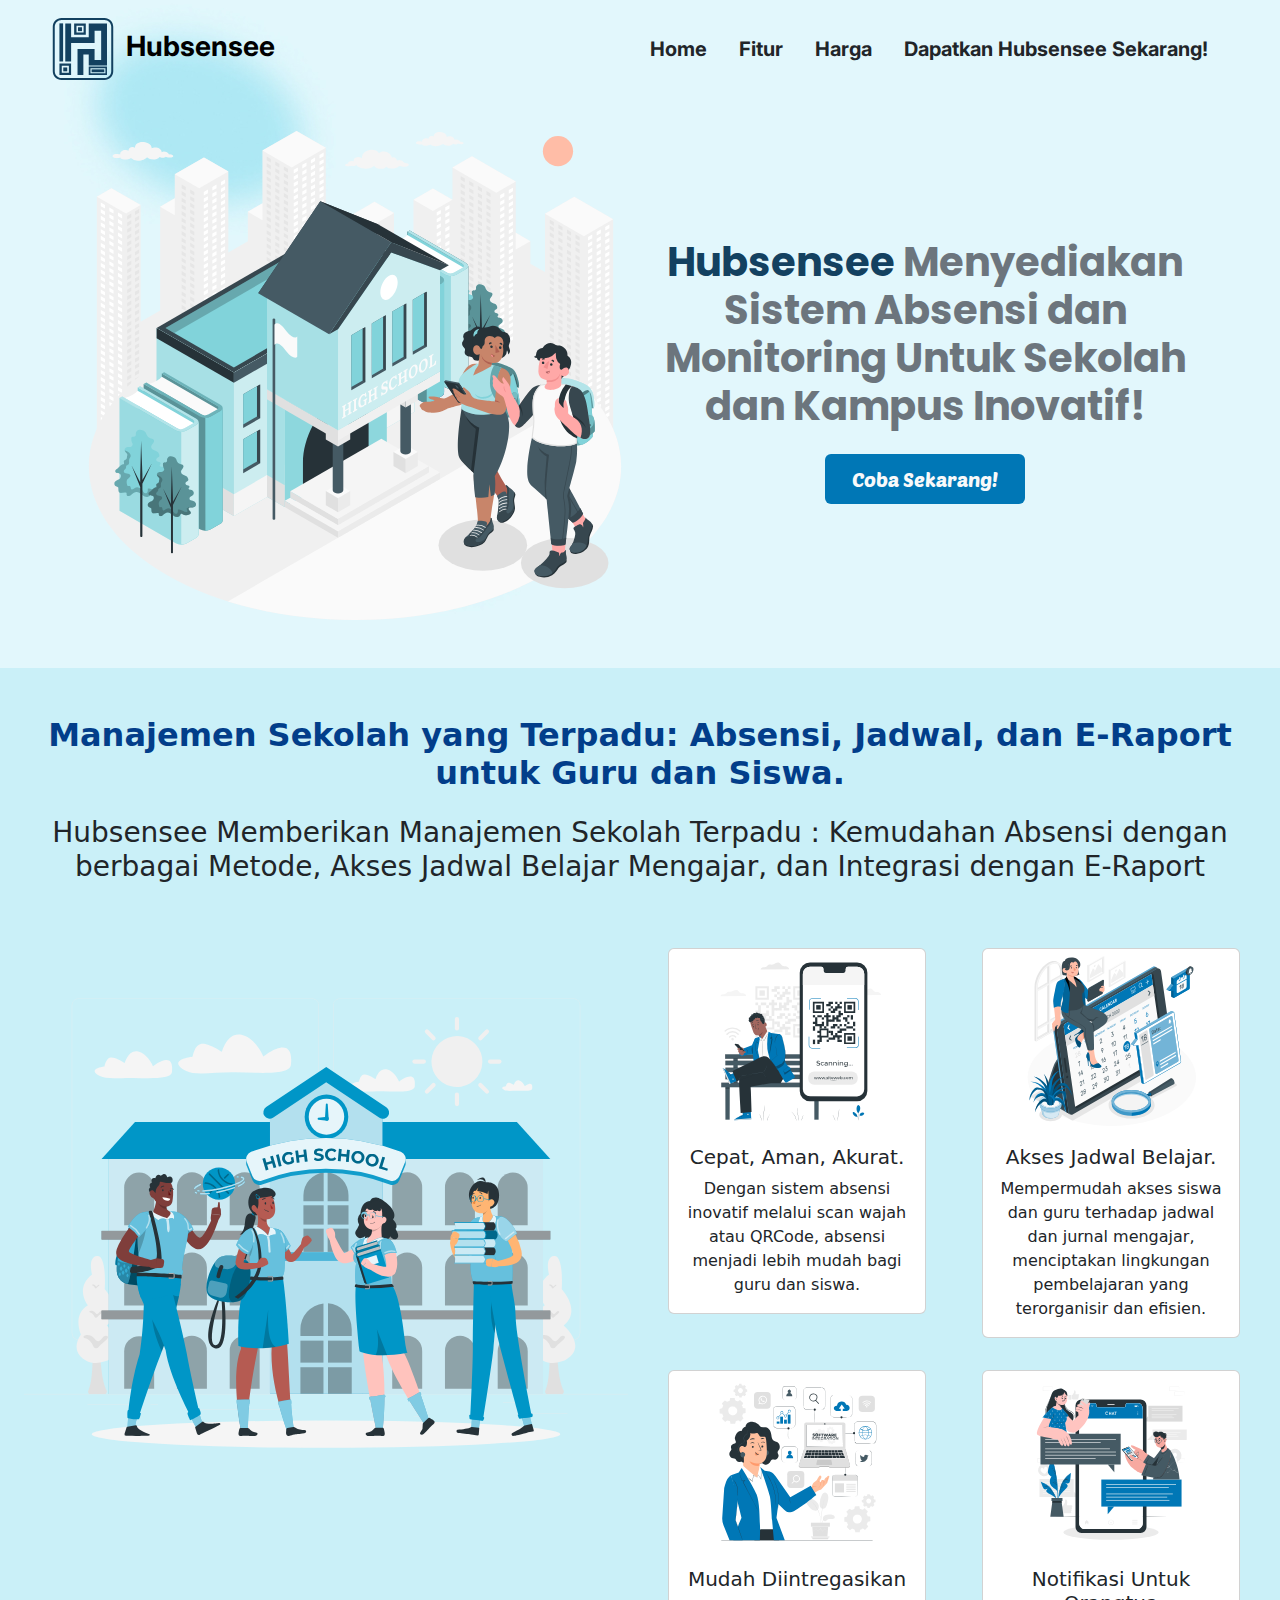
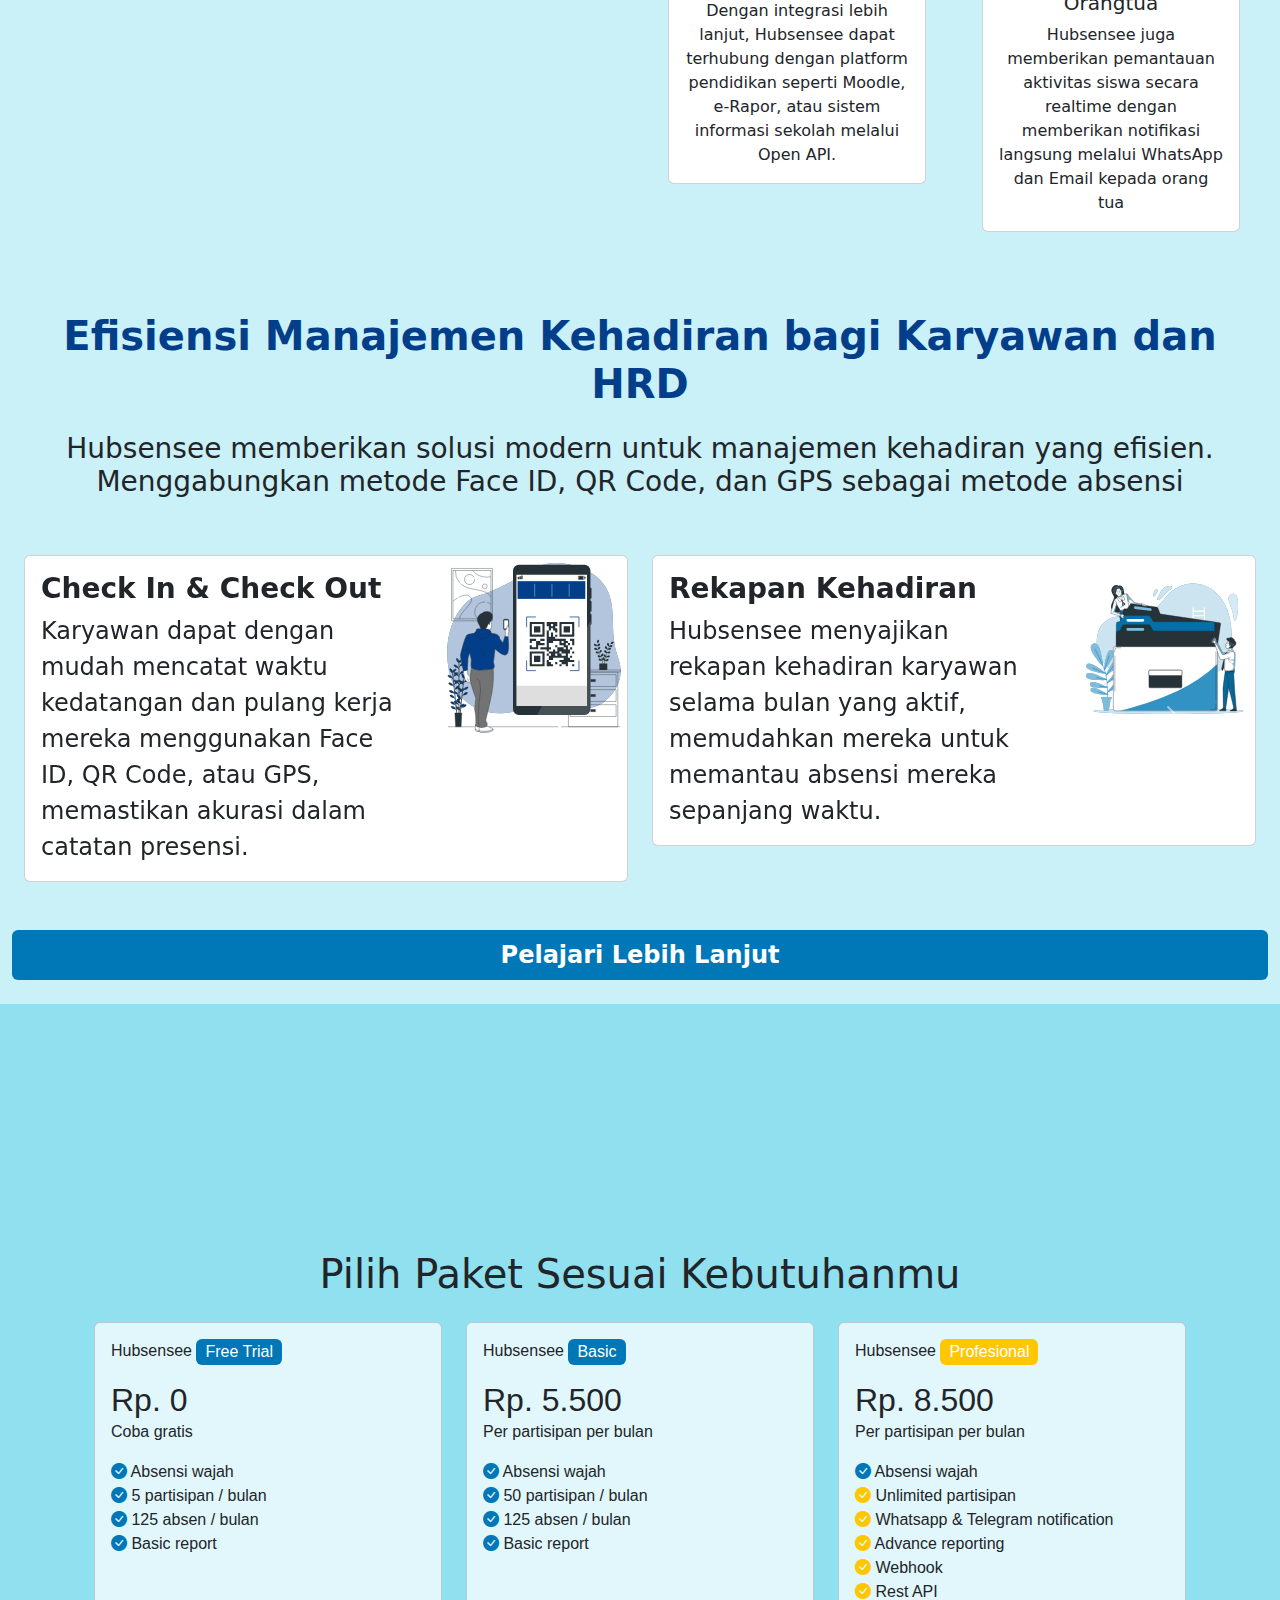
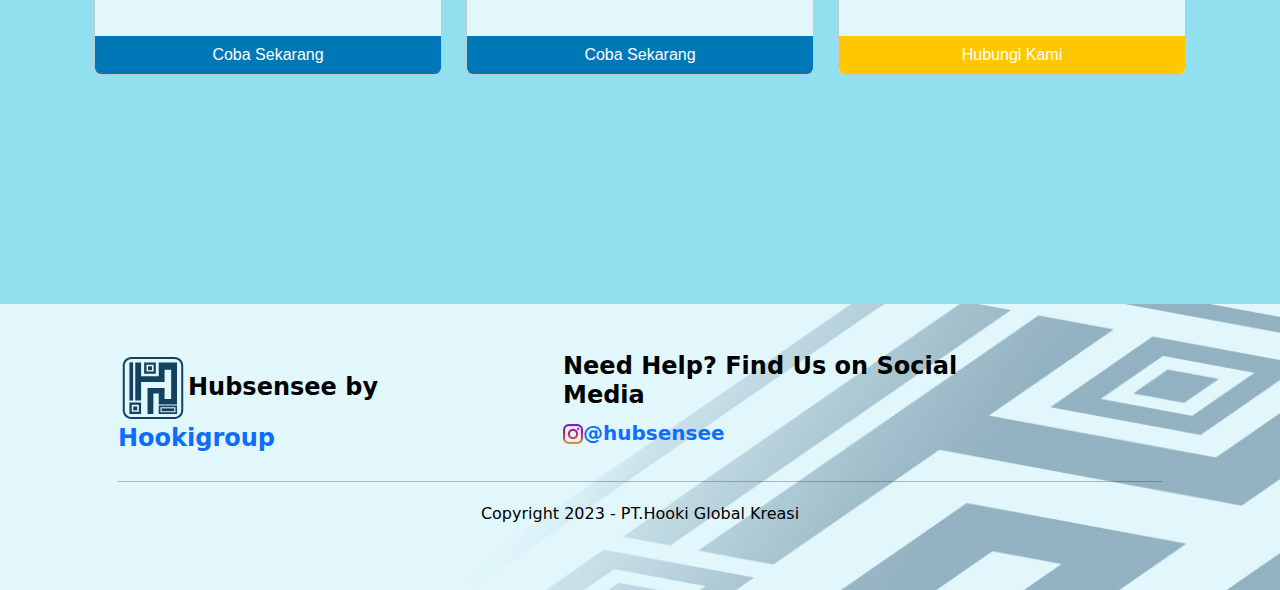
<file: index.html>
<!DOCTYPE html>
<html lang="en">

<head>
  <meta charset="UTF-8">
  <meta name="viewport" content="width=device-width, initial-scale=1.0">
  <title>Hubsensee</title>
  <link href="https://cdn.jsdelivr.net/npm/bootstrap@5.3.2/dist/css/bootstrap.min.css" rel="stylesheet"
    integrity="sha384-T3c6CoIi6uLrA9TneNEoa7RxnatzjcDSCmG1MXxSR1GAsXEV/Dwwykc2MPK8M2HN" crossorigin="anonymous">
  <link rel="stylesheet" href="style.css">
  <link rel="preconnect" href="https://fonts.googleapis.com">
  <link rel="preconnect" href="https://fonts.gstatic.com" crossorigin>
  <link href="https://fonts.googleapis.com/css2?family=Inter:wght@400;600;700&display=swap" rel="stylesheet">
  <!-- Bootstrap link -->
  <link rel="stylesheet" href="https://cdn.jsdelivr.net/npm/bootstrap@5.3.2/dist/css/bootstrap.min.css">
  <link rel="stylesheet" href="https://cdn.jsdelivr.net/npm/bootstrap-icons@1.11.2/font/bootstrap-icons.min.css">

  <!-- Poppins Font -->
  <link rel="preconnect" href="https://fonts.googleapis.com">
  <link rel="preconnect" href="https://fonts.gstatic.com" crossorigin>
  <link href="https://fonts.googleapis.com/css2?family=Poppins:wght@300;400;500;600;700;800&display=swap" rel="stylesheet">
</head>

<body>
  <nav class="navbar navbar-expand-lg">
    <div class="container-fluid ps-5 pe-5">
      <a class="navbar-brand fw-bold fs-3" href="#"><img src="img/logo_hubsensee-ec9879fc.svg" id="logo-navbar"
          class="me-2">Hubsensee</a>
      <button class="navbar-toggler" type="button" data-bs-toggle="collapse" data-bs-target="#navbarNavAltMarkup"
        aria-controls="navbarNavAltMarkup" aria-expanded="false" aria-label="Toggle navigation">
        <span class="navbar-toggler-icon"></span>
      </button>
      <div class="collapse navbar-collapse" id="navbarNavAltMarkup">
        <div class="navbar-nav ms-auto fw-bold fs-5">
          <a class="nav-link text-dark" href="#home">Home</a>
          <a class="nav-link text-dark mx-3" href="#fitur">Fitur</a>
          <a class="nav-link text-dark" href="#harga">Harga</a>
          <a class="nav-link text-dark mx-3" href="#">Dapatkan Hubsensee Sekarang!</a>
        </div>
      </div>
    </div>
  </nav>

  <div class="container text-center" id="home">
    <div class="row align-items-center">
      <div class="col">
        <img src="img/High School-amico.svg" alt="">
      </div>
      <div class="col">
        <h1 class="content-kanan text-center text-secondary fs-1 fw-bold"><span>Hubsensee</span> Menyediakan Sistem Absensi dan
          Monitoring Untuk Sekolah dan Kampus Inovatif!</h1>
        <button type="button" class="btn text-light mt-3 fs-5" id="btn-coba-sekarang">Coba Sekarang!</button>
      </div>
    </div>
  </div>



  <!-- Fitur -->
  <div class="container-fluid mt-4 p-4" style="background-color: #CAF0F8;" id="fitur">
    <h2 class="text-center text-wrap fw-bold m-auto mt-4" style="color: #023E8A; ">Manajemen Sekolah yang Terpadu:
      Absensi, Jadwal, dan E-Raport untuk Guru dan Siswa.</h2>
      <h3 class="text-center text-wrap m-auto mt-4 "">
        Hubsensee Memberikan Manajemen Sekolah Terpadu : Kemudahan Absensi dengan berbagai Metode, Akses Jadwal Belajar Mengajar, dan Integrasi dengan E-Raport
      </h3>


      <div class="row mt-5 mb-5">
        <!-- Column Kiri dengan Gambar -->
        <div class="col-md-6">
          <img src="img/school.svg" class="img-fluid" alt="Gambar">
        </div>
    
        <!-- Column Kanan dengan 4 Card Horizontal -->
        <div class="col-md-6">
          <!-- Baris Pertama Card -->
          <div class="row mb-3">

            <!-- Card 1 -->
            <div class="col-md-6">
              <div class="card text-center justify-content-center align-items-center rounded m-3">
                <img src="img/qr-school.svg" class="" alt="Gambar Card 1" width="180px">
                <div class="card-body">
                  <h5 class="card-title">Cepat, Aman, Akurat.</h5>
                  <p class="card-text">Dengan sistem absensi inovatif melalui scan wajah atau QRCode, absensi menjadi lebih mudah bagi guru dan siswa.</p>
                </div>
              </div>
            </div>
            <!-- Card 2 -->
            <div class="col-md-6">
              <div class="card text-center justify-content-center align-items-center rounded m-3">
                <img src="img/schedule.svg" class="" alt="Gambar Card 1" width="180px">
                <div class="card-body">
                  <h5 class="card-title">Akses Jadwal Belajar.</h5>
                  <p class="card-text">Mempermudah akses siswa dan guru terhadap jadwal dan jurnal mengajar, menciptakan lingkungan pembelajaran yang terorganisir dan efisien.</p>
                </div>
              </div>
            </div>
            <!-- Card 3 -->
            <div class="col-md-6">
              <div class="card text-center justify-content-center align-items-center rounded m-3">
                <img src="img/integration.svg" class="" alt="Gambar Card 1" width="180px">
                <div class="card-body">
                  <h5 class="card-title">Mudah Diintregasikan</h5>
                  <p class="card-text">
                    Dengan integrasi lebih lanjut, Hubsensee dapat terhubung dengan platform pendidikan seperti Moodle, e-Rapor, atau sistem informasi sekolah melalui Open API.</p>
                </div>
              </div>
            </div>
            <!-- Card 4 -->
            <div class="col-md-6">
              <div class="card text-center justify-content-center align-items-center rounded m-3">
                <img src="img/message.svg" class="" alt="Gambar Card 1" width="180px">
                <div class="card-body">
                  <h5 class="card-title">Notifikasi Untuk Orangtua</h5>
                  <p class="card-text">Hubsensee juga memberikan pemantauan aktivitas siswa secara realtime dengan memberikan notifikasi langsung melalui WhatsApp dan Email kepada orang tua </p>
                </div>
              </div>
            </div>


          
        </div>
      </div>

  </div>


  <div class="row mt-5 mb-5">
    <h1 class="text-center fw-bold" style="color: #023E8A;">Efisiensi Manajemen Kehadiran bagi Karyawan dan HRD</h1>
    <h3 class="text-center mt-3">Hubsensee memberikan solusi modern untuk manajemen kehadiran yang efisien. Menggabungkan metode Face ID, QR Code, dan GPS sebagai metode absensi</h3>

    <div id="carouselExample" class="carousel slide mt-5">
      <div class="carousel-inner">

        <div class="carousel-item active">
          <div class="row">
            <div class="col-md-6 col-sm-6">
              <div class="card">
              <div class="row">
                <div class="col-md-8 col-sm-8 col-12">
                <div class="card-body">
                  <h5 class="card-title fs-3 fw-bold">Check In & Check Out</h5>
                  <p class="card-text fs-4">
                    Karyawan dapat dengan mudah mencatat waktu kedatangan dan pulang kerja mereka menggunakan Face ID, QR Code, atau GPS, memastikan akurasi dalam catatan presensi.</p>
                </div>
                </div>
                <div class="col-md-4 col-sm-4">
                <img src="img/qr office.svg" class="img-fluid rounded-start" alt="Card title">
                </div>
              </div>
              </div>
            </div>

            <div class="col-md-6 col-sm-6">
              <div class="card">
                <div class="row">
                  <div class="col-md-8 col-sm-8">
                  <div class="card-body">
                    <h5 class="card-title fs-3 fw-bold">Rekapan Kehadiran</h5>
                    <p class="card-text fs-4">Hubsensee menyajikan rekapan kehadiran karyawan selama bulan yang aktif, memudahkan mereka untuk memantau absensi mereka sepanjang waktu.</p>
                  </div>
                  </div>
                  <div class="col-md-4 col-sm-4">
                  <img src="img/archive.svg" class="img-fluid rounded-start" alt="Card title">
                  </div>
                </div>
                </div>
            </div>
       </div>

       </div>

        <div class="carousel-item">

          <div class="row">
            <div class="col-md-6 col-sm-6">
              <div class="card">
              <div class="row">
                <div class="col-md-8 col-sm-8">
                <div class="card-body">
                  <h5 class="card-title fs-3 fw-bold">Perhitungan Salary</h5>
                  <p class="card-text fs-4">
                    Fitur akunting memungkinkan karyawan untuk melihat perhitungan gaji mereka berdasarkan data presensi yang akurat, menghindari kebingungan terkait pembayaran.</p>
                </div>
                </div>
                <div class="col-md-4 col-sm-4">
                <img src="img/calculate.svg" class="img-fluid rounded-start" alt="Card title">
                </div>
              </div>
              </div>
            </div>

            <div class="col-md-6 col-sm-6">
              <div class="card">
                <div class="row">
                  <div class="col-md-8 col-sm-8">
                  <div class="card-body">
                    <h5 class="card-title fs-3 fw-bold">Pengajuan Cuti</h5>
                    <p class="card-text fs-4">
                      Karyawan dapat dengan mudah mengisi formulir pengajuan cuti melalui Hubsensee, sehingga karyawan dipermudah dalam pengelolaan jadwal cuti mereka.</p>
                  </div>
                  </div>
                  <div class="col-md-4 col-sm-4">
                  <img src="img/form.svg" class="img-fluid rounded-start mt-5" alt="Card title" >
                  </div>
                </div>
                </div>
            </div>
       </div>

        </div>


        <div class="carousel-item">
          <div class="row">
            <div class="col-md-6 col-sm-6">
              <div class="card">
              <div class="row">
                <div class="col-md-8 col-sm-8">
                <div class="card-body">
                  <h5 class="card-title fs-3 fw-bold">Validasi Cuti oleh HRD</h5>
                  <p class="card-text fs-4">
                    Proses pengajuan cuti lebih transparan dengan kemampuan menerima validasi dari HRD, memastikan karyawan dan perusahaan memiliki pemahaman yang jelas tentang rencana cuti.</p>
                </div>
                </div>
                <div class="col-md-4 col-sm-4">
                <img src="img/verifed.svg" class="img-fluid rounded-start" alt="Card title">
                </div>
              </div>
              </div>
            </div>

       </div>
        </div>
      </div>



      <button class="carousel-control-prev" type="button" data-bs-target="#carouselExample" data-bs-slide="prev">
        <span class="carousel-control-prev-icon" aria-hidden="true"></span>
        <span class="visually-hidden bg-dark">Previous</span>
      </button>
      <button class="carousel-control-next" type="button" data-bs-target="#carouselExample" data-bs-slide="next">
        <span class="carousel-control-next-icon" aria-hidden="true"></span>
        <span class="visually-hidden">Next</span>
      </button>
    </div>


  </div>
  <div class="row">
    <a href="/fitur.html" class="btn text-center fw-bold fs-4 text-white" style="background-color: #0077B6;">Pelajari Lebih Lanjut</a>
  </div>
  </div>



  <!-- Paket page -->
  <div class="pt-3 container-fluid min-vh-100 d-flex flex-column justify-content-center align-items-center"
    style="background-color: #90E0EF;" id="harga">
    <h1 class="mb-4 text-center">Pilih Paket Sesuai Kebutuhanmu</h1>
    <div class="row container" style="font-family: 'Rubik', sans-serif;">
      <div class="col-12 col-sm-6 mb-3 mb-lg-0 col-lg-4">
        <div class="card h-100" style="background-color: #E1F7FC;">
          <div class="card-body">
            <div class="mb-3">Hubsensee <div class="btn text-white p-0 ps-2 pe-2" style="background-color: #0077B6;">
                Free Trial</div>
            </div>
            <h2 class="card-title mb-0">Rp. 0</h2>
            <p>Coba gratis</p>
            <ul class="list-unstyled p-0">
              <li><i class="bi bi-check-circle-fill" style="color: #0077B6;"></i> Absensi wajah</li>
              <li><i class="bi bi-check-circle-fill" style="color: #0077B6;"></i> 5 partisipan / bulan</li>
              <li><i class="bi bi-check-circle-fill" style="color: #0077B6;"></i> 125 absen / bulan</li>
              <li><i class="bi bi-check-circle-fill" style="color: #0077B6;"></i> Basic report</li>
            </ul>
          </div>
          <a href="detail-paket.html" class="btn rounded-top-0 text-white" style="background-color: #0077B6;">Coba
            Sekarang</a>
        </div>
      </div>
      <div class="col-12 col-sm-6 mb-3 mb-lg-0 col-lg-4">
        <div class="card h-100" style="background-color: #E1F7FC;">
          <div class="card-body">
            <div class="mb-3">Hubsensee <div class="btn text-white p-0 ps-2 pe-2" style="background-color: #0077B6;">
                Basic</div>
            </div>
            <h2 class="card-title mb-0">Rp. 5.500</h2>
            <p>Per partisipan per bulan</p>
            <ul class="list-unstyled p-0">
              <li><i class="bi bi-check-circle-fill" style="color: #0077B6;"></i> Absensi wajah</li>
              <li><i class="bi bi-check-circle-fill" style="color: #0077B6;"></i> 50 partisipan / bulan</li>
              <li><i class="bi bi-check-circle-fill" style="color: #0077B6;"></i> 125 absen / bulan</li>
              <li><i class="bi bi-check-circle-fill" style="color: #0077B6;"></i> Basic report</li>
            </ul>
          </div>
          <a href="detail-paket.html" class="btn rounded-top-0 text-white" style="background-color: #0077B6;">Coba
            Sekarang</a>
        </div>
      </div>
      <div class="col-12 col-sm-6 mb-3 mb-lg-0 col-lg-4">
        <div class="card" style="background-color: #E1F7FC;">
          <div class="card-body">
            <div class="mb-3">Hubsensee <div class="btn text-white p-0 ps-2 pe-2" style="background-color: #FFC700;">
                Profesional</div>
            </div>
            <h2 class="card-title mb-0">Rp. 8.500</h2>
            <p>Per partisipan per bulan</p>
            <ul class="list-unstyled p-0">
              <li><i class="bi bi-check-circle-fill" style="color: #0077B6;"></i> Absensi wajah</li>
              <li><i class="bi bi-check-circle-fill" style="color: #FFC700;"></i> Unlimited partisipan</li>
              <li><i class="bi bi-check-circle-fill" style="color: #FFC700;"></i> Whatsapp & Telegram notification</li>
              <li><i class="bi bi-check-circle-fill" style="color: #FFC700;"></i> Advance reporting</li>
              <li><i class="bi bi-check-circle-fill" style="color: #FFC700;"></i> Webhook</li>
              <li><i class="bi bi-check-circle-fill" style="color: #FFC700;"></i> Rest API</li>
            </ul>
          </div>
          <a href="https://wa.me/62895375832055" class="btn rounded-top-0 text-white"
            style="background-color: #FFC700;">Hubungi Kami</a>
        </div>
      </div>
    </div>
  </div>


  <!-- ------------------------- footer -------------------------------- -->
  <div class="footer">
    <div class="container p-5">
        <div class="row">
          <div class="col-lg-5">
            <h4 class="text-black fw-bolder"><img src="img/logo_hubsensee-ec9879fc.svg" id="logo-navbar">Hubsensee by <a href="#" class="text-decoration-none">Hookigroup</a></h4>
          </div>
          <div class="col-lg-5">
            <h4 class="text-black fw-bolder">Need Help? Find Us on Social Media</h4>
            <a href="" class="fw-bolder text-decoration-none fs-5"><img src="img/instagram.png" id="instagram">@hubsensee</a>
          </div>
        </div>
        <hr class="bg-black">
        <p class="copyright text-black">Copyright 2023 - PT.Hooki Global Kreasi</p>
    </div>
  </div>


  <script src="https://cdn.jsdelivr.net/npm/@popperjs/core@2.11.8/dist/umd/popper.min.js" integrity="sha384-I7E8VVD/ismYTF4hNIPjVp/Zjvgyol6VFvRkX/vR+Vc4jQkC+hVqc2pM8ODewa9r" crossorigin="anonymous"></script>
  <script src="https://cdn.jsdelivr.net/npm/bootstrap@5.3.2/dist/js/bootstrap.min.js" integrity="sha384-BBtl+eGJRgqQAUMxJ7pMwbEyER4l1g+O15P+16Ep7Q9Q+zqX6gSbd85u4mG4QzX+" crossorigin="anonymous"></script>


  
</body>

</html>
</file>
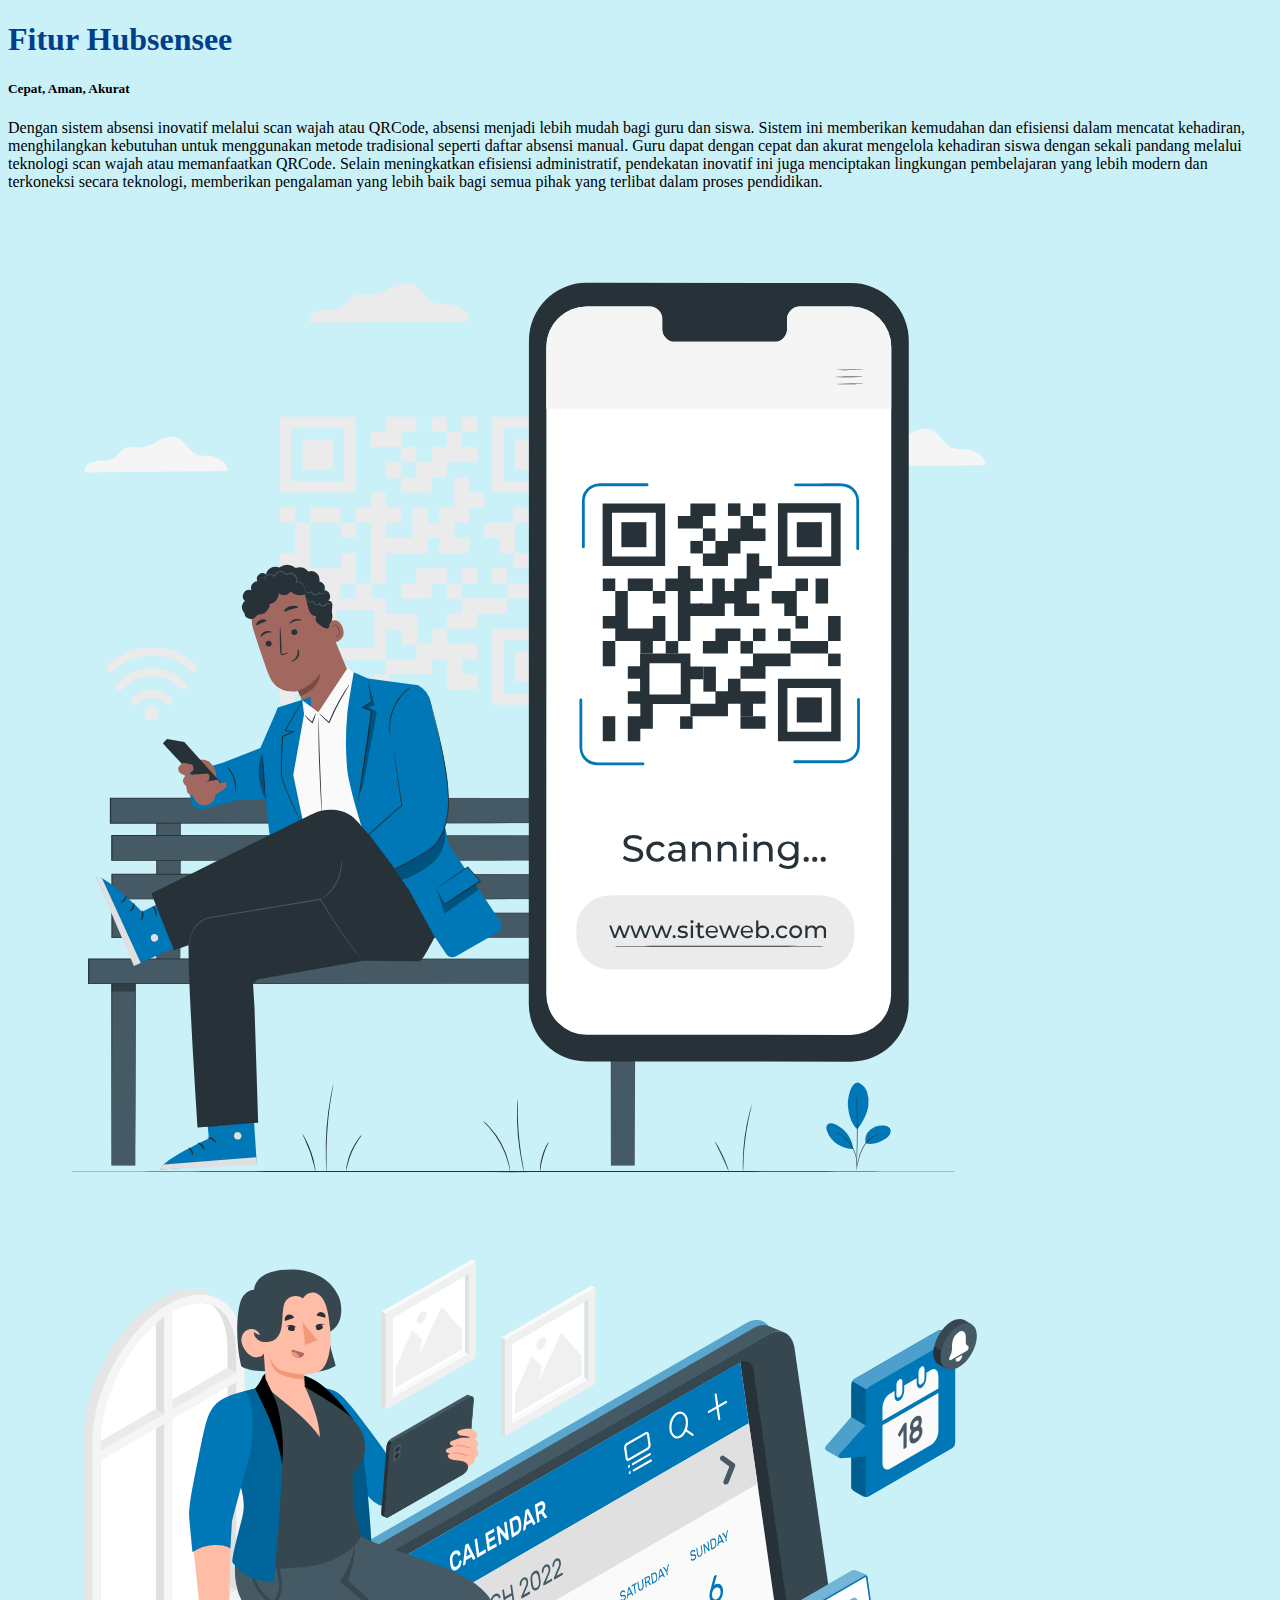
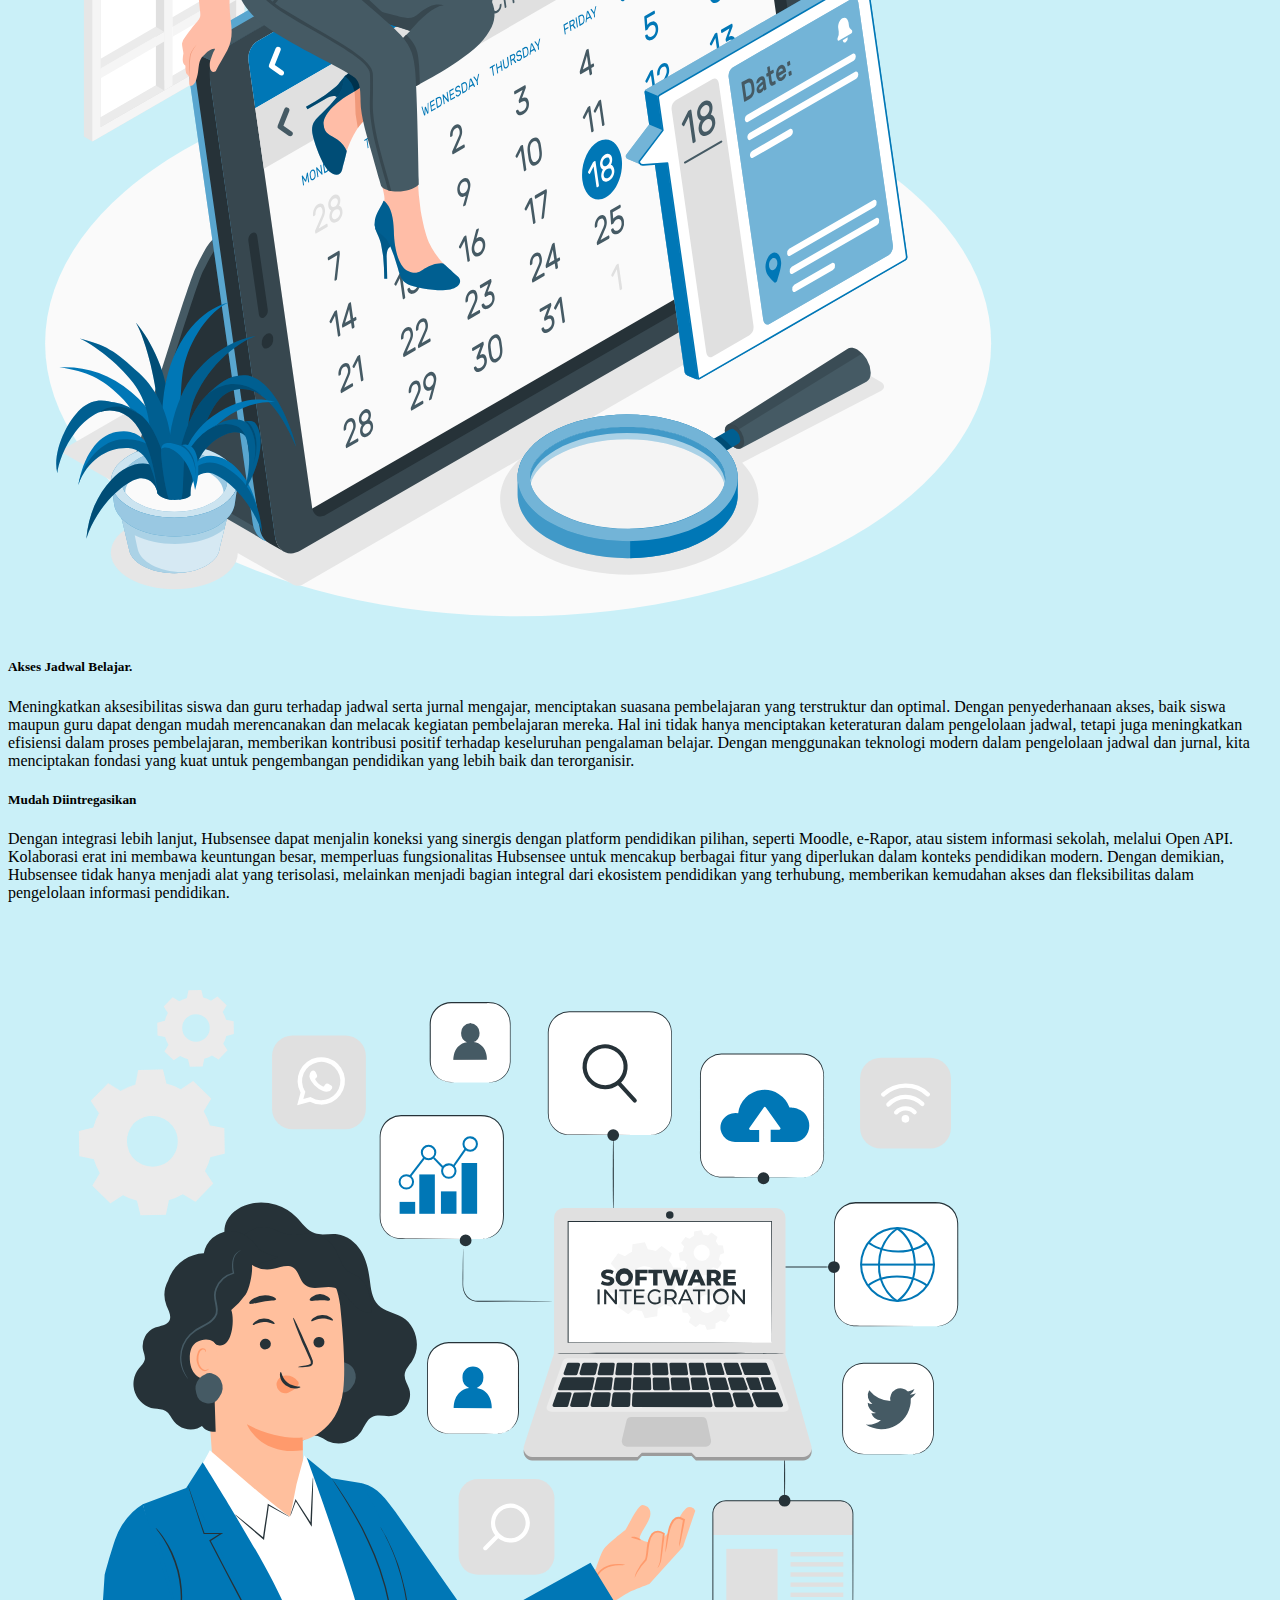
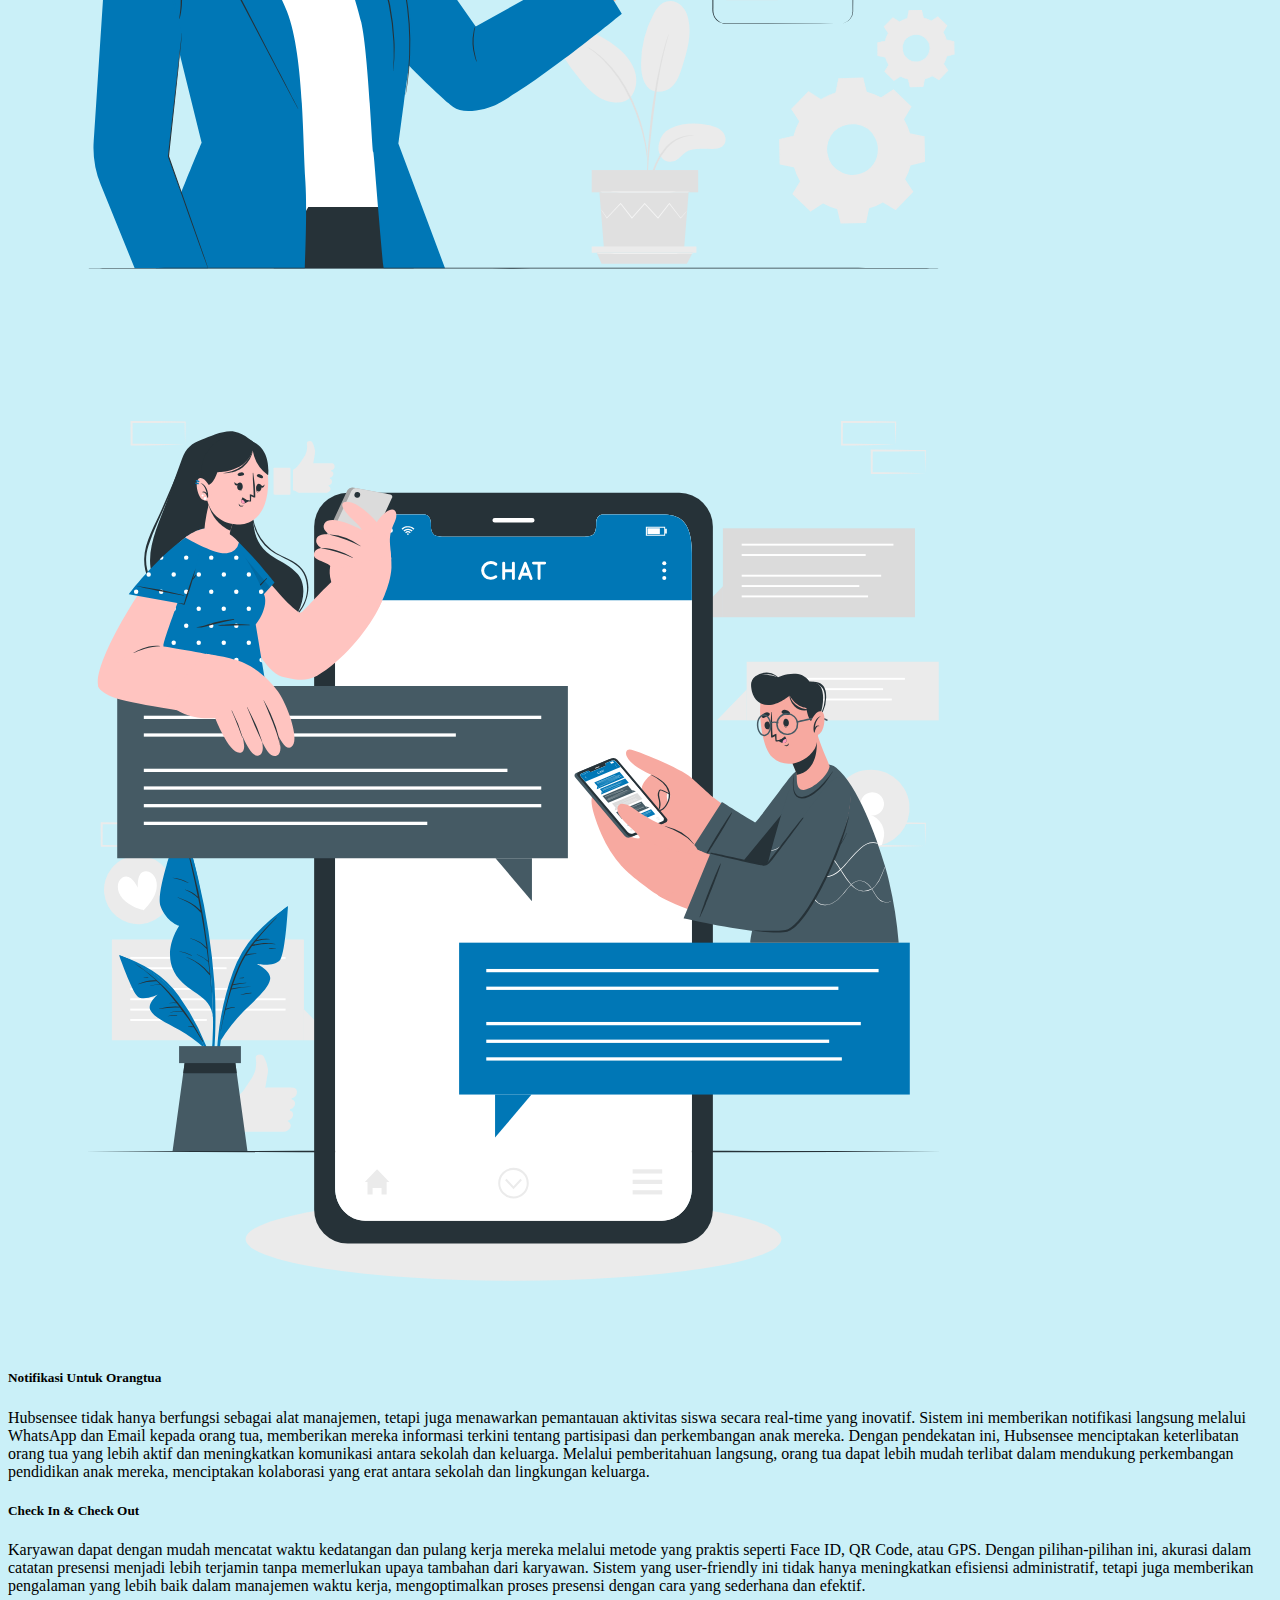
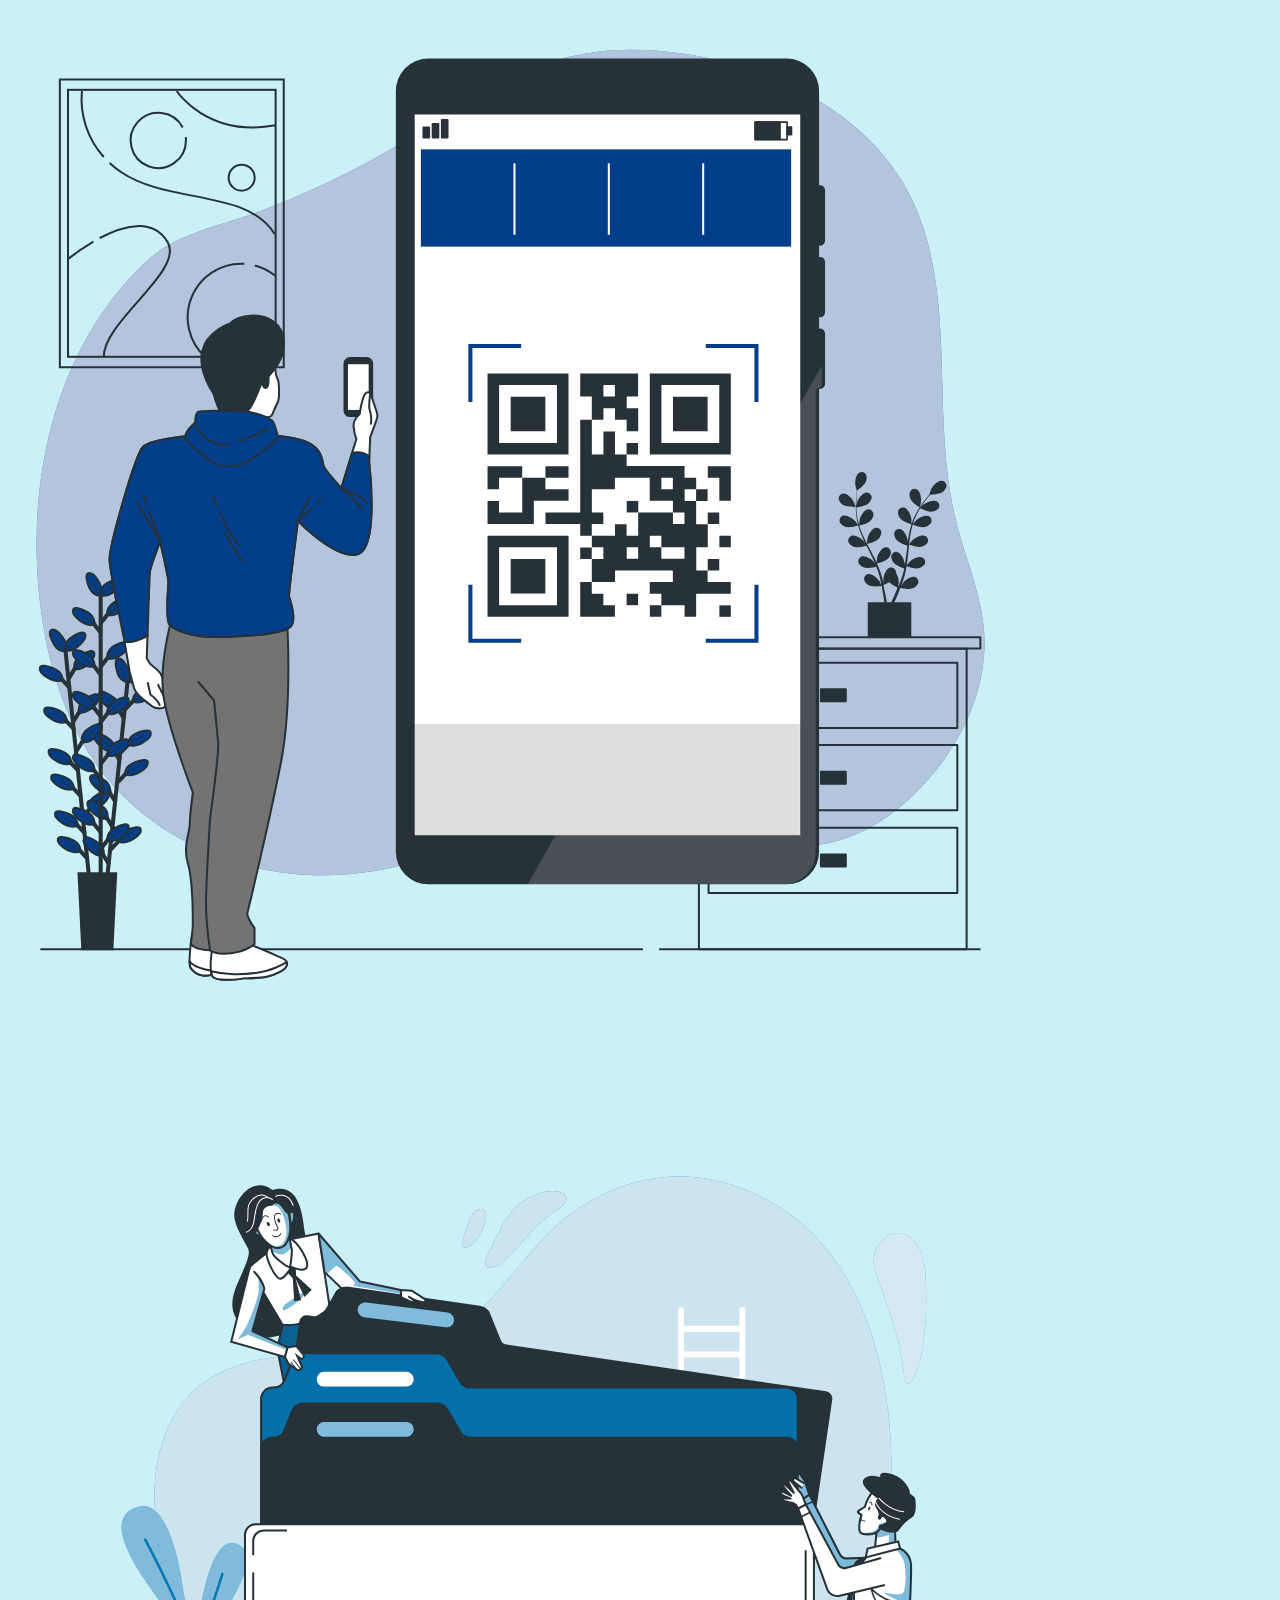
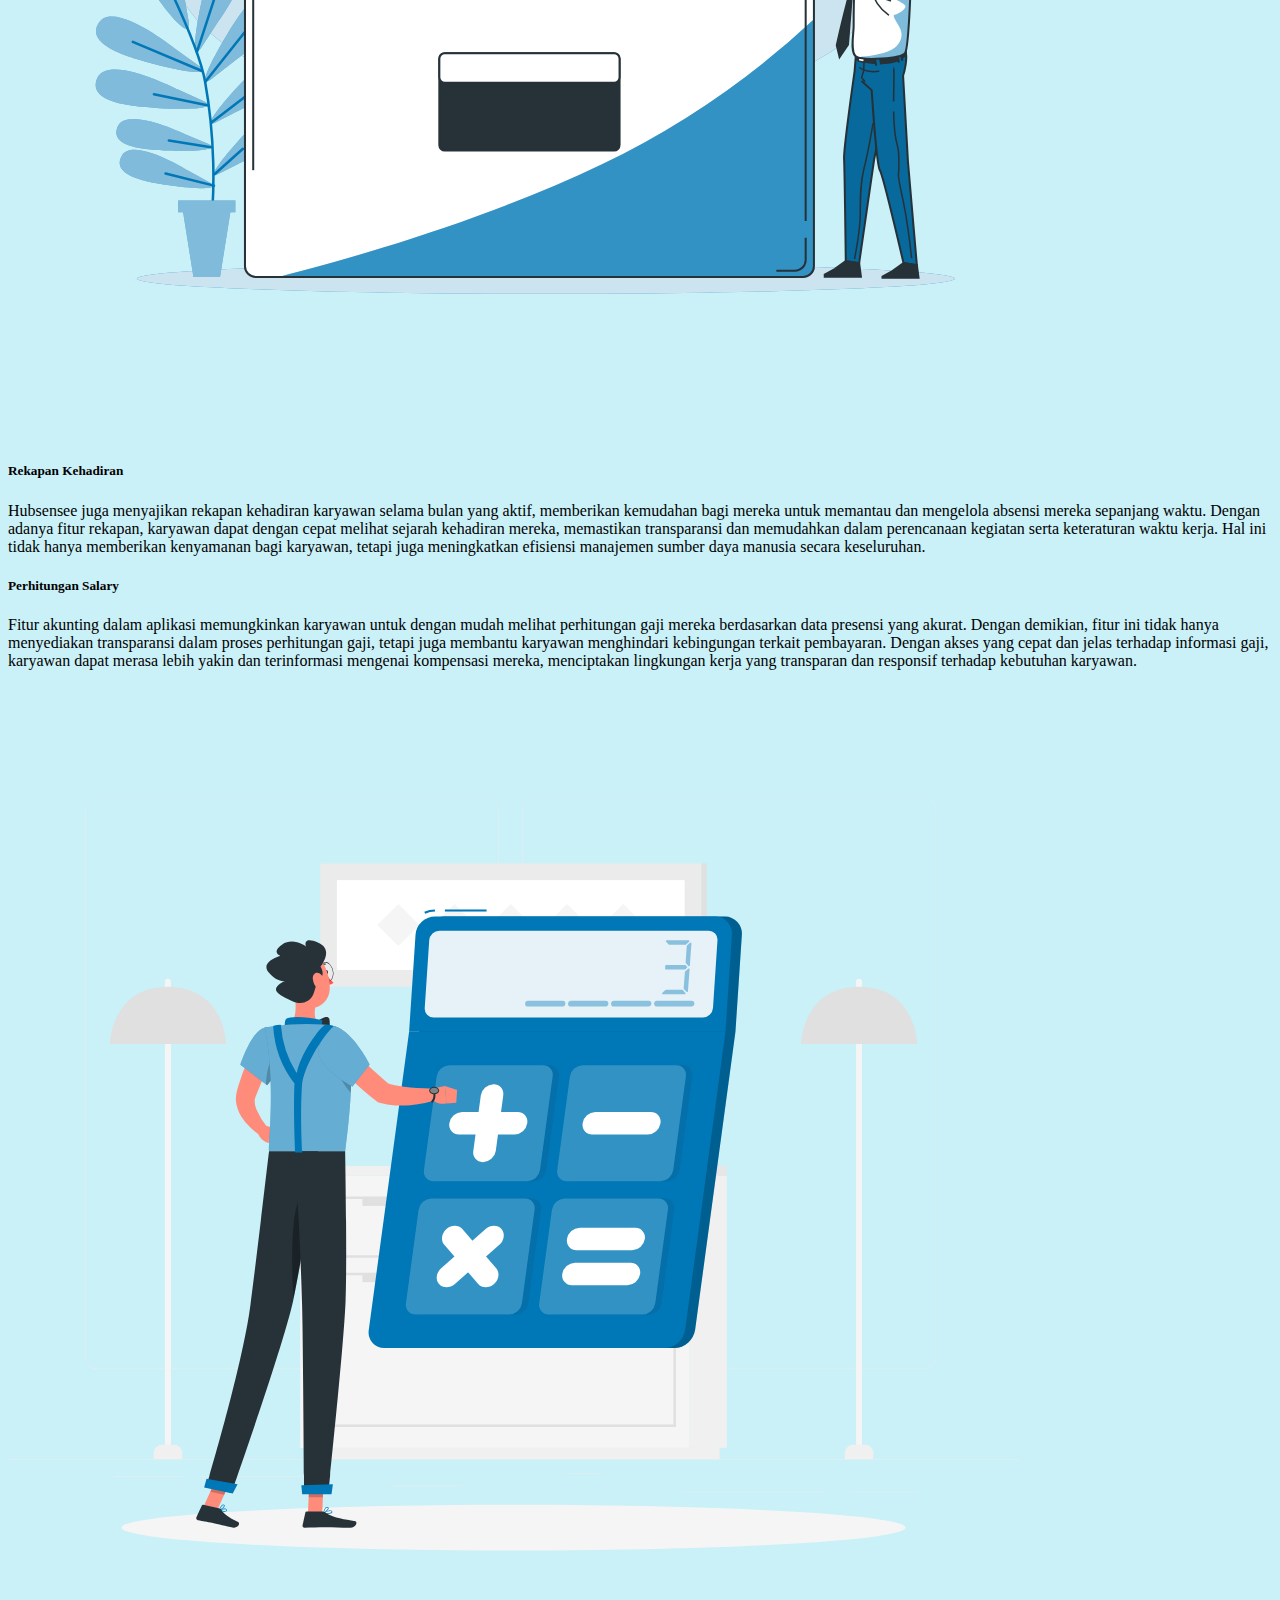
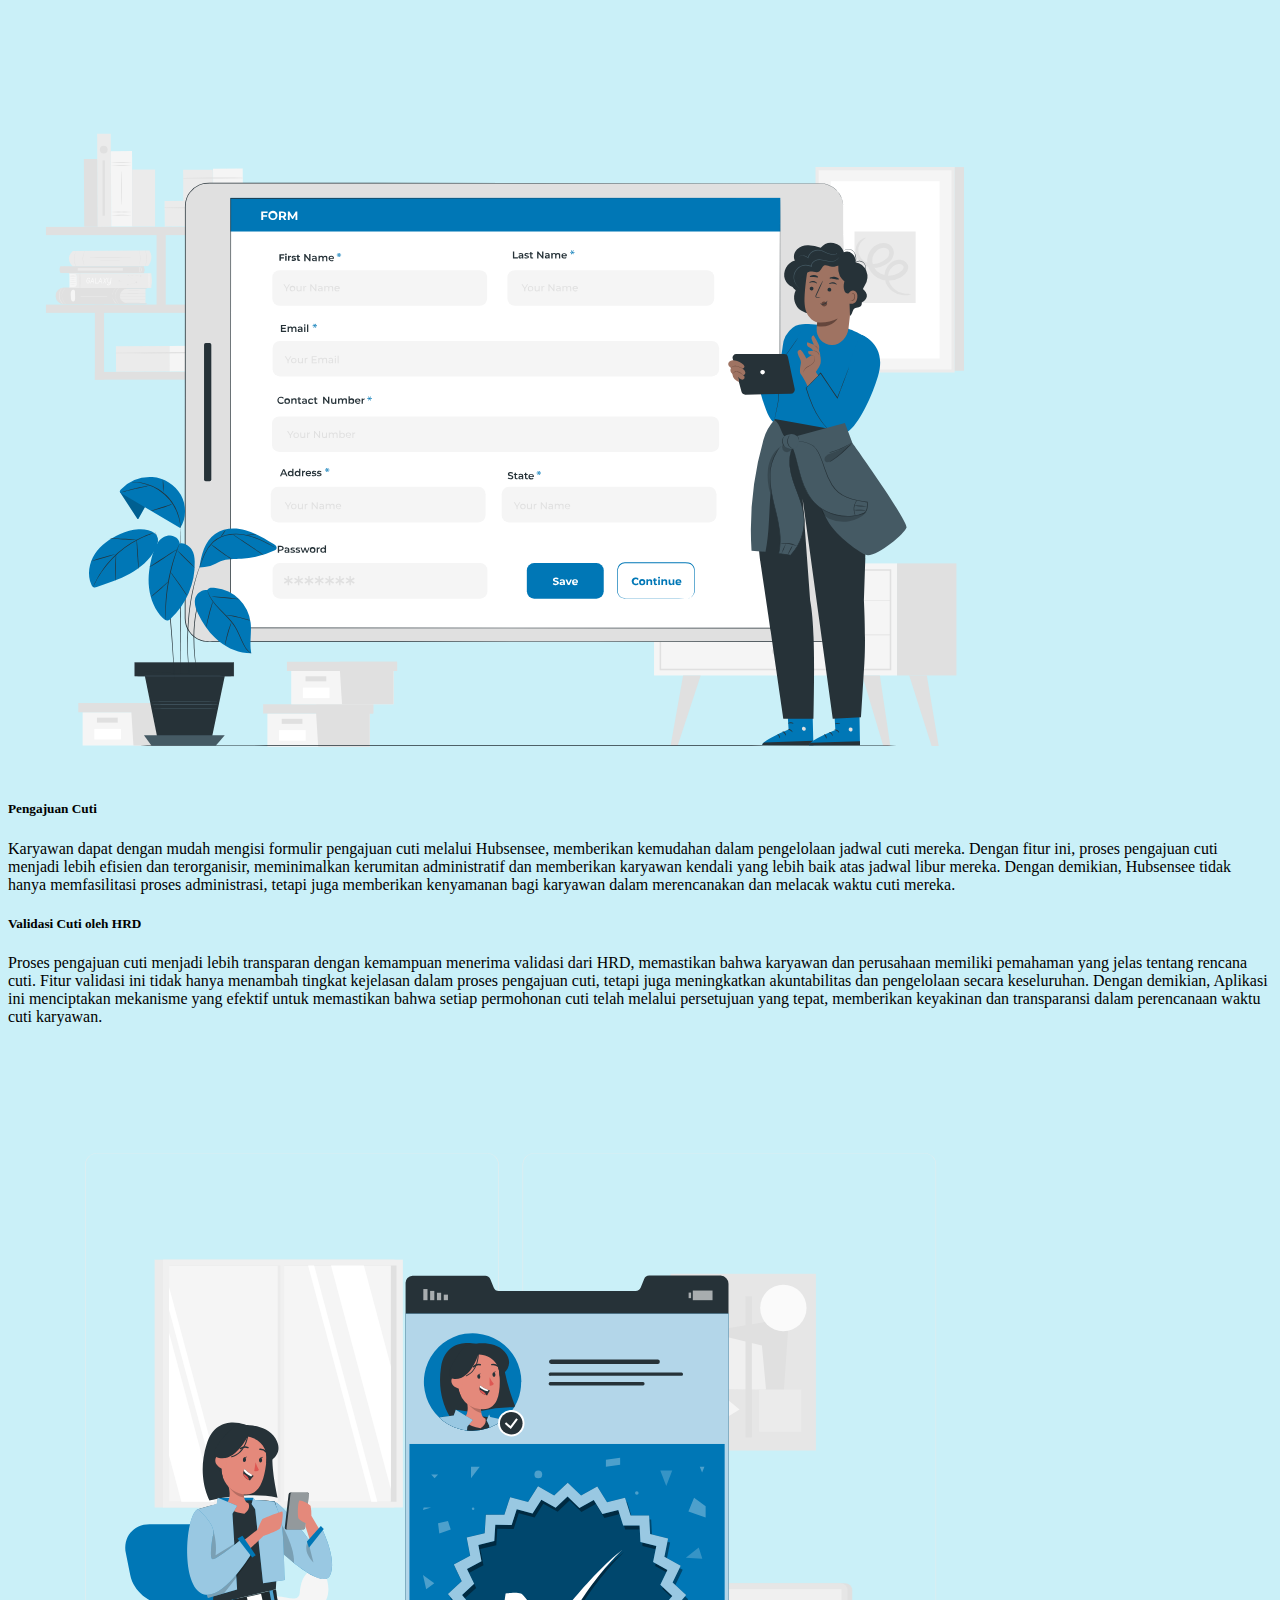
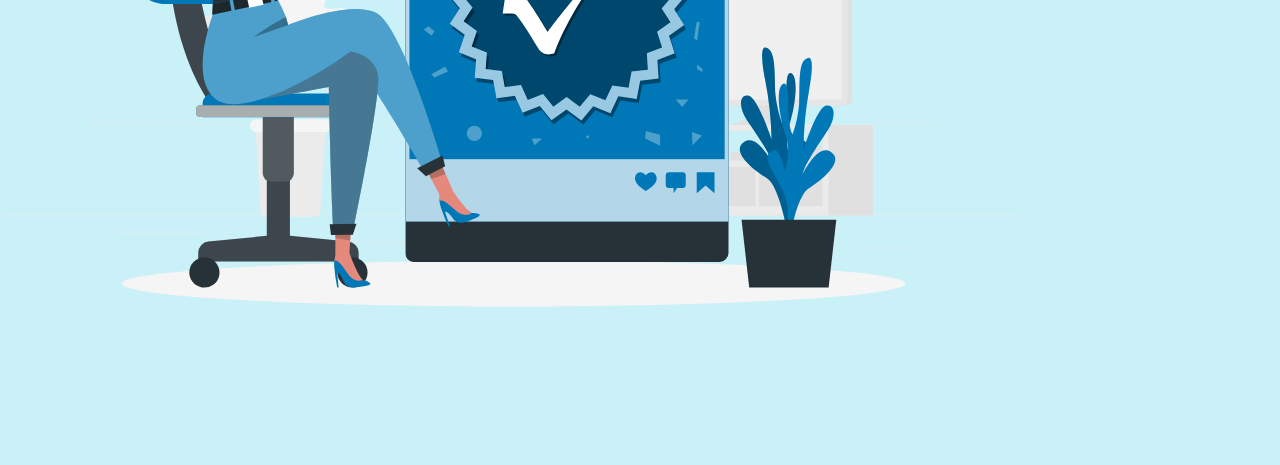
<file: fitur.html>
<!DOCTYPE html>
<html lang="en">
  <head>
    <meta charset="UTF-8" />
    <meta name="viewport" content="width=device-width, initial-scale=1.0" />
    <link
      href="https://cdn.jsdelivr.net/npm/bootstrap@5.3.2/dist/css/bootstrap.min.css"
      rel="stylesheet"
      integrity="sha384-T3c6CoIi6uLrA9TneNEoa7RxnatzjcDSCmG1MXxSR1GAsXEV/Dwwykc2MPK8M2HN"
      crossorigin="anonymous"
    />
    <title>Fitur Hubsensee</title>
  </head>
  <body style="background-color: #caf0f8">
    <div class="container mt-5">
      <h1 class="text-center m-5 fw-bold" style="color: #023e8a">
        Fitur Hubsensee
      </h1>
      <div class="row">
        <!-- Card 1 -->
        <div class="col-md-12 mb-4">
          <div class="card shadow-lg">
            <div class="row no-gutters">
              <div class="col-md-8">
                <div class="card-body">
                  <h5 class="card-title fs-2 fw-bold">Cepat, Aman, Akurat</h5>
                  <p class="card-text fs-5">
                    Dengan sistem absensi inovatif melalui scan wajah atau
                    QRCode, absensi menjadi lebih mudah bagi guru dan siswa.
                    Sistem ini memberikan kemudahan dan efisiensi dalam mencatat
                    kehadiran, menghilangkan kebutuhan untuk menggunakan metode
                    tradisional seperti daftar absensi manual. Guru dapat dengan
                    cepat dan akurat mengelola kehadiran siswa dengan sekali
                    pandang melalui teknologi scan wajah atau memanfaatkan
                    QRCode. Selain meningkatkan efisiensi administratif,
                    pendekatan inovatif ini juga menciptakan lingkungan
                    pembelajaran yang lebih modern dan terkoneksi secara
                    teknologi, memberikan pengalaman yang lebih baik bagi semua
                    pihak yang terlibat dalam proses pendidikan.
                  </p>
                </div>
              </div>
              <div class="col-md-4 col-sm-4 d-flex justify-content-center">
                <img
                  src="img/qr-school.svg"
                  class="card-img"
                  alt="Image"
                  style="width: 80%"
                />
              </div>
            </div>
          </div>
        </div>

        <div class="col-md-12 mb-4">
          <div class="card shadow-lg">
            <div class="row no-gutters">
              <div class="col-md-4 col-sm-4 d-flex justify-content-center">
                <img
                  src="img/schedule.svg"
                  class="card-img"
                  alt="Image"
                  style="width: 80%"
                />
              </div>
              <div class="col-md-8">
                <div class="card-body">
                  <h5 class="card-title fs-2 fw-bold">Akses Jadwal Belajar.</h5>
                  <p class="card-text fs-5">
                    Meningkatkan aksesibilitas siswa dan guru terhadap jadwal
                    serta jurnal mengajar, menciptakan suasana pembelajaran yang
                    terstruktur dan optimal. Dengan penyederhanaan akses, baik
                    siswa maupun guru dapat dengan mudah merencanakan dan
                    melacak kegiatan pembelajaran mereka. Hal ini tidak hanya
                    menciptakan keteraturan dalam pengelolaan jadwal, tetapi
                    juga meningkatkan efisiensi dalam proses pembelajaran,
                    memberikan kontribusi positif terhadap keseluruhan
                    pengalaman belajar. Dengan menggunakan teknologi modern
                    dalam pengelolaan jadwal dan jurnal, kita menciptakan
                    fondasi yang kuat untuk pengembangan pendidikan yang lebih
                    baik dan terorganisir.
                  </p>
                </div>
              </div>
            </div>
          </div>
        </div>

        <div class="col-md-12 mb-4">
          <div class="card shadow-lg">
            <div class="row no-gutters">
              <div class="col-md-8">
                <div class="card-body">
                  <h5 class="card-title fs-2 fw-bold">Mudah Diintregasikan</h5>
                  <p class="card-text fs-5">
                    Dengan integrasi lebih lanjut, Hubsensee dapat menjalin
                    koneksi yang sinergis dengan platform pendidikan pilihan,
                    seperti Moodle, e-Rapor, atau sistem informasi sekolah,
                    melalui Open API. Kolaborasi erat ini membawa keuntungan
                    besar, memperluas fungsionalitas Hubsensee untuk mencakup
                    berbagai fitur yang diperlukan dalam konteks pendidikan
                    modern. Dengan demikian, Hubsensee tidak hanya menjadi alat
                    yang terisolasi, melainkan menjadi bagian integral dari
                    ekosistem pendidikan yang terhubung, memberikan kemudahan
                    akses dan fleksibilitas dalam pengelolaan informasi
                    pendidikan.
                  </p>
                </div>
              </div>
              <div class="col-md-4 col-sm-4 d-flex justify-content-center">
                <img
                  src="img/integration.svg"
                  class="card-img"
                  alt="Image"
                  style="width: 80%"
                />
              </div>
            </div>
          </div>
        </div>

        <div class="col-md-12 mb-4">
          <div class="card shadow-lg">
            <div class="row no-gutters">
              <div class="col-md-4 col-sm-4 d-flex justify-content-center">
                <img
                  src="img/message.svg"
                  class="card-img"
                  alt="Image"
                  style="width: 80%"
                />
              </div>
              <div class="col-md-8">
                <div class="card-body">
                  <h5 class="card-title fs-2 fw-bold">Notifikasi Untuk Orangtua</h5>
                  <p class="card-text fs-5">
                    Hubsensee tidak hanya berfungsi sebagai alat manajemen,
                    tetapi juga menawarkan pemantauan aktivitas siswa secara
                    real-time yang inovatif. Sistem ini memberikan notifikasi
                    langsung melalui WhatsApp dan Email kepada orang tua,
                    memberikan mereka informasi terkini tentang partisipasi dan
                    perkembangan anak mereka. Dengan pendekatan ini, Hubsensee
                    menciptakan keterlibatan orang tua yang lebih aktif dan
                    meningkatkan komunikasi antara sekolah dan keluarga. Melalui
                    pemberitahuan langsung, orang tua dapat lebih mudah terlibat
                    dalam mendukung perkembangan pendidikan anak mereka,
                    menciptakan kolaborasi yang erat antara sekolah dan
                    lingkungan keluarga.
                  </p>
                </div>
              </div>
            </div>
          </div>
        </div>

        <div class="col-md-12 mb-4">
          <div class="card shadow-lg">
            <div class="row no-gutters">
              <div class="col-md-8">
                <div class="card-body">
                  <h5 class="card-title fs-2 fw-bold">Check In & Check Out</h5>
                  <p class="card-text fs-5">
                    Karyawan dapat dengan mudah mencatat waktu kedatangan dan
                    pulang kerja mereka melalui metode yang praktis seperti Face
                    ID, QR Code, atau GPS. Dengan pilihan-pilihan ini, akurasi
                    dalam catatan presensi menjadi lebih terjamin tanpa
                    memerlukan upaya tambahan dari karyawan. Sistem yang
                    user-friendly ini tidak hanya meningkatkan efisiensi
                    administratif, tetapi juga memberikan pengalaman yang lebih
                    baik dalam manajemen waktu kerja, mengoptimalkan proses
                    presensi dengan cara yang sederhana dan efektif.
                  </p>
                </div>
              </div>
              <div class="col-md-4 col-sm-4 d-flex justify-content-center">
                <img
                  src="img/qr office.svg"
                  class="card-img"
                  alt="Image"
                  style="width: 80%"
                />
              </div>
            </div>
          </div>
        </div>

        <div class="col-md-12 mb-4">
          <div class="card shadow-lg">
            <div class="row no-gutters">
              
              <div class="col-md-4 col-sm-4 d-flex justify-content-center">
                <img
                  src="img/archive.svg"
                  class="card-img"
                  alt="Image"
                  style="width: 80%"
                />
              </div>

              <div class="col-md-8">
                <div class="card-body">
                  <h5 class="card-title fs-2 fw-bold">Rekapan Kehadiran</h5>
                  <p class="card-text fs-5">
                    Hubsensee juga menyajikan rekapan kehadiran karyawan selama
                    bulan yang aktif, memberikan kemudahan bagi mereka untuk
                    memantau dan mengelola absensi mereka sepanjang waktu.
                    Dengan adanya fitur rekapan, karyawan dapat dengan cepat
                    melihat sejarah kehadiran mereka, memastikan transparansi
                    dan memudahkan dalam perencanaan kegiatan serta keteraturan
                    waktu kerja. Hal ini tidak hanya memberikan kenyamanan bagi
                    karyawan, tetapi juga meningkatkan efisiensi manajemen
                    sumber daya manusia secara keseluruhan.
                  </p>
                </div>
              </div>
            </div>
          </div>
        </div>

        <div class="col-md-12 mb-4">
          <div class="card shadow-lg">
            <div class="row no-gutters">
              <div class="col-md-8">
                <div class="card-body">
                  <h5 class="card-title fs-2 fw-bold">Perhitungan Salary</h5>
                  <p class="card-text fs-5">
                    Fitur akunting dalam aplikasi memungkinkan karyawan untuk
                    dengan mudah melihat perhitungan gaji mereka berdasarkan
                    data presensi yang akurat. Dengan demikian, fitur ini tidak
                    hanya menyediakan transparansi dalam proses perhitungan
                    gaji, tetapi juga membantu karyawan menghindari kebingungan
                    terkait pembayaran. Dengan akses yang cepat dan jelas
                    terhadap informasi gaji, karyawan dapat merasa lebih yakin
                    dan terinformasi mengenai kompensasi mereka, menciptakan
                    lingkungan kerja yang transparan dan responsif terhadap
                    kebutuhan karyawan.
                  </p>
                </div>
              </div>
              <div class="col-md-4 col-sm-4 d-flex justify-content-center">
                <img
                  src="img/calculate.svg"
                  class="card-img"
                  alt="Image"
                  style="width: 80%"
                />
              </div>
            </div>
          </div>
        </div>

        <div class="col-md-12 mb-4">
          <div class="card shadow-lg">
            <div class="row no-gutters">
             
              <div class="col-md-4 col-sm-4 d-flex justify-content-center">
                <img
                  src="img/form.svg"
                  class="card-img"
                  alt="Image"
                  style="width: 80%"
                />
              </div>

              <div class="col-md-8">
                <div class="card-body">
                  <h5 class="card-title fs-2 fw-bold">Pengajuan Cuti</h5>
                  <p class="card-text fs-5">
                    Karyawan dapat dengan mudah mengisi formulir pengajuan cuti
                    melalui Hubsensee, memberikan kemudahan dalam pengelolaan
                    jadwal cuti mereka. Dengan fitur ini, proses pengajuan cuti
                    menjadi lebih efisien dan terorganisir, meminimalkan
                    kerumitan administratif dan memberikan karyawan kendali yang
                    lebih baik atas jadwal libur mereka. Dengan demikian,
                    Hubsensee tidak hanya memfasilitasi proses administrasi,
                    tetapi juga memberikan kenyamanan bagi karyawan dalam
                    merencanakan dan melacak waktu cuti mereka.
                  </p>
                </div>
              </div>
            </div>
          </div>
        </div>

        <div class="col-md-12 mb-4">
          <div class="card shadow-lg">
            <div class="row no-gutters">
              <div class="col-md-8">
                <div class="card-body">
                  <h5 class="card-title fs-2 fw-bold">Validasi Cuti oleh HRD</h5>
                  <p class="card-text fs-5">
                    Proses pengajuan cuti menjadi lebih transparan dengan
                    kemampuan menerima validasi dari HRD, memastikan bahwa
                    karyawan dan perusahaan memiliki pemahaman yang jelas
                    tentang rencana cuti. Fitur validasi ini tidak hanya
                    menambah tingkat kejelasan dalam proses pengajuan cuti,
                    tetapi juga meningkatkan akuntabilitas dan pengelolaan
                    secara keseluruhan. Dengan demikian, Aplikasi ini
                    menciptakan mekanisme yang efektif untuk memastikan bahwa
                    setiap permohonan cuti telah melalui persetujuan yang tepat,
                    memberikan keyakinan dan transparansi dalam perencanaan
                    waktu cuti karyawan.
                  </p>
                </div>
              </div>
              <div class="col-md-4 col-sm-4 d-flex justify-content-center">
                <img
                  src="img/verifed.svg"
                  class="card-img"
                  alt="Image"
                  style="width: 80%"
                />
              </div>
            </div>
          </div>
        </div>
      </div>
    </div>

    <script src="https://code.jquery.com/jquery-3.5.1.slim.min.js"></script>
    <script src="https://cdn.jsdelivr.net/npm/@popperjs/core@2.9.3/dist/umd/popper.min.js"></script>
    <script src="https://maxcdn.bootstrapcdn.com/bootstrap/4.5.2/js/bootstrap.min.js"></script>
  </body>
</html>
</file>
<file: style.css>
body {
    background-image: url(img/Background-home.jpg);
}

#logo-navbar {
    width: 70px;
}

.navbar {
    font-family: 'Inter', sans-serif;
}

.content-kanan {
    font-family: 'Poppins', sans-serif;
}

span {
    color: #134160;
}

#btn-coba-sekarang {
    background-color: #0077B6;
    height: 50px;
    width: 200px;
    font-family: Poetsen-one;
}

@font-face {
    font-family: Poetsen-one;
    src: url(font/PoetsenOne-Regular.ttf);
}

.footer {
    background-image : url('/img/footer\ 2.jpg');
    background-size: cover;
    color: #8a8a8a;
}

ul {
    list-style-type: none;
}

.footer hr {
    border: none;
    background: #b5b5b5;
    height: 1px;
    margin: 20px 0;
}

#instagram {
    width: 20px;
}

.copyright {
    text-align: center;
}
</file>
